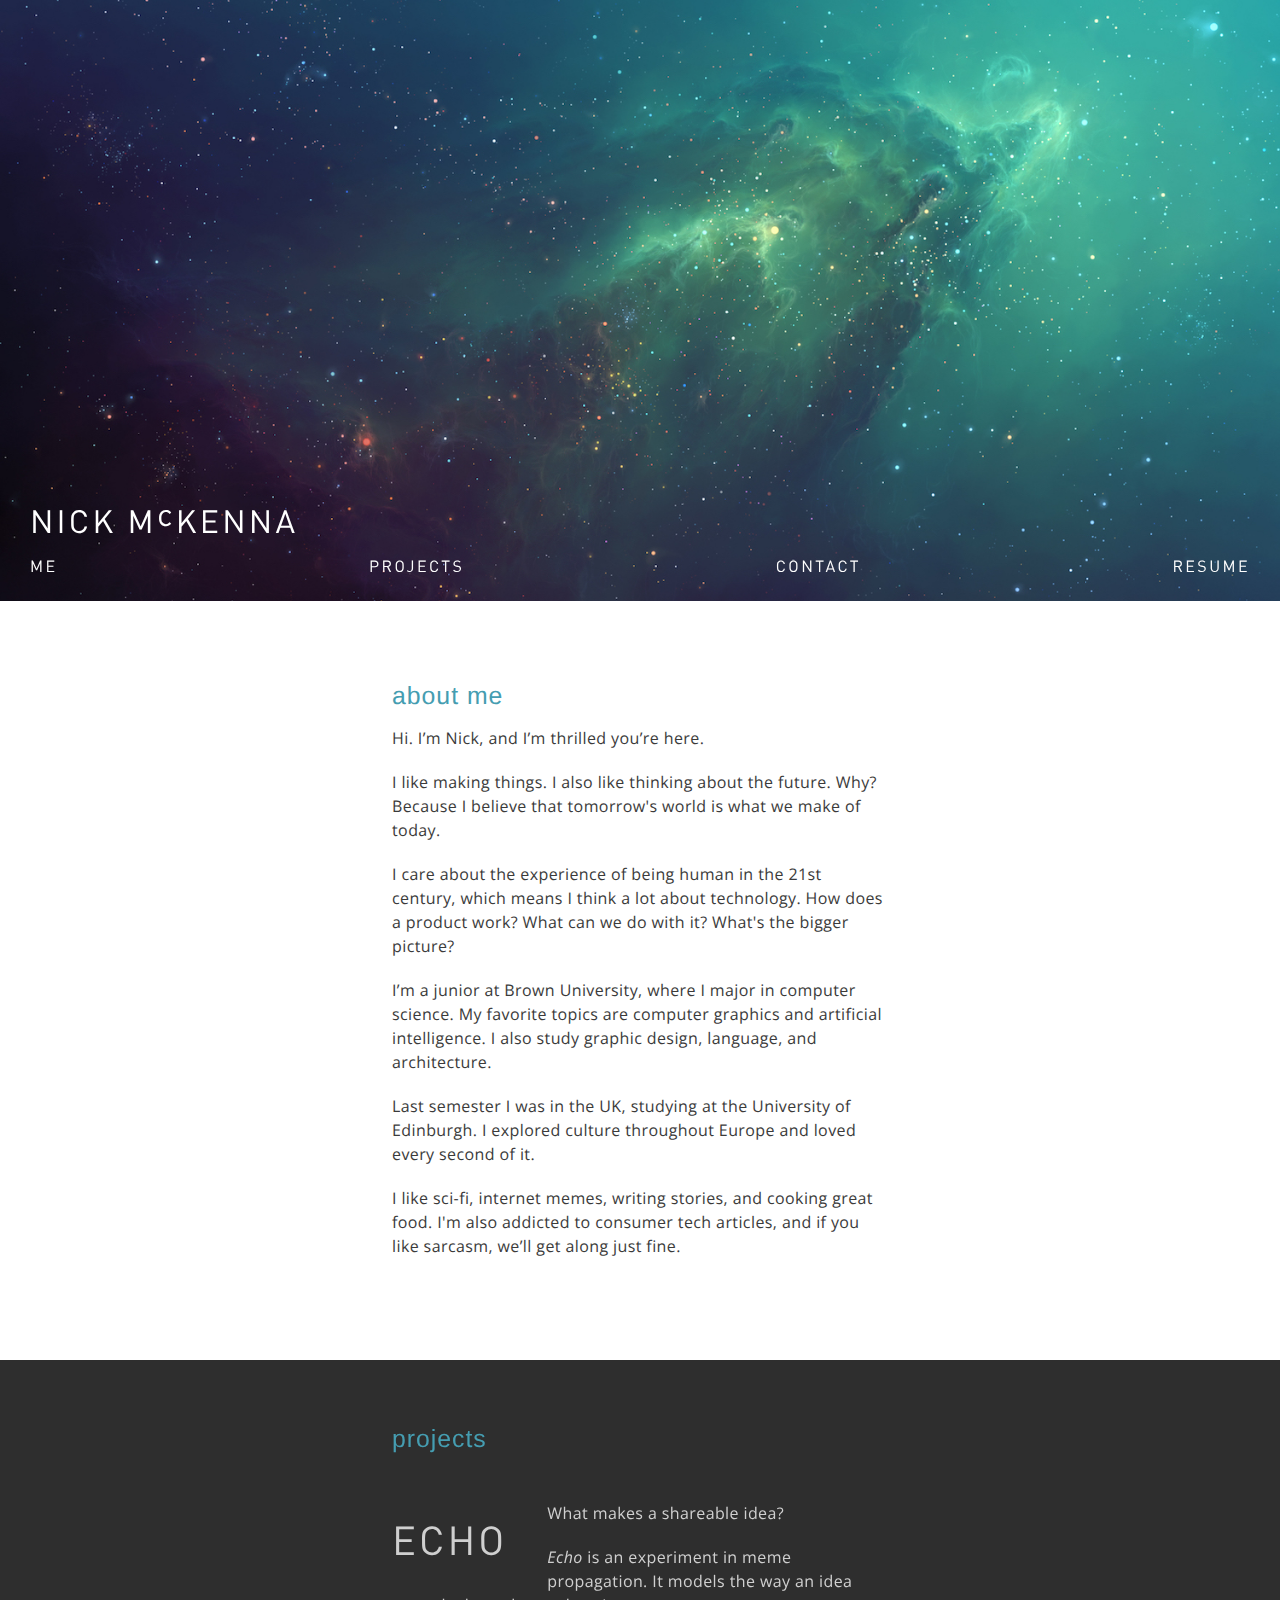
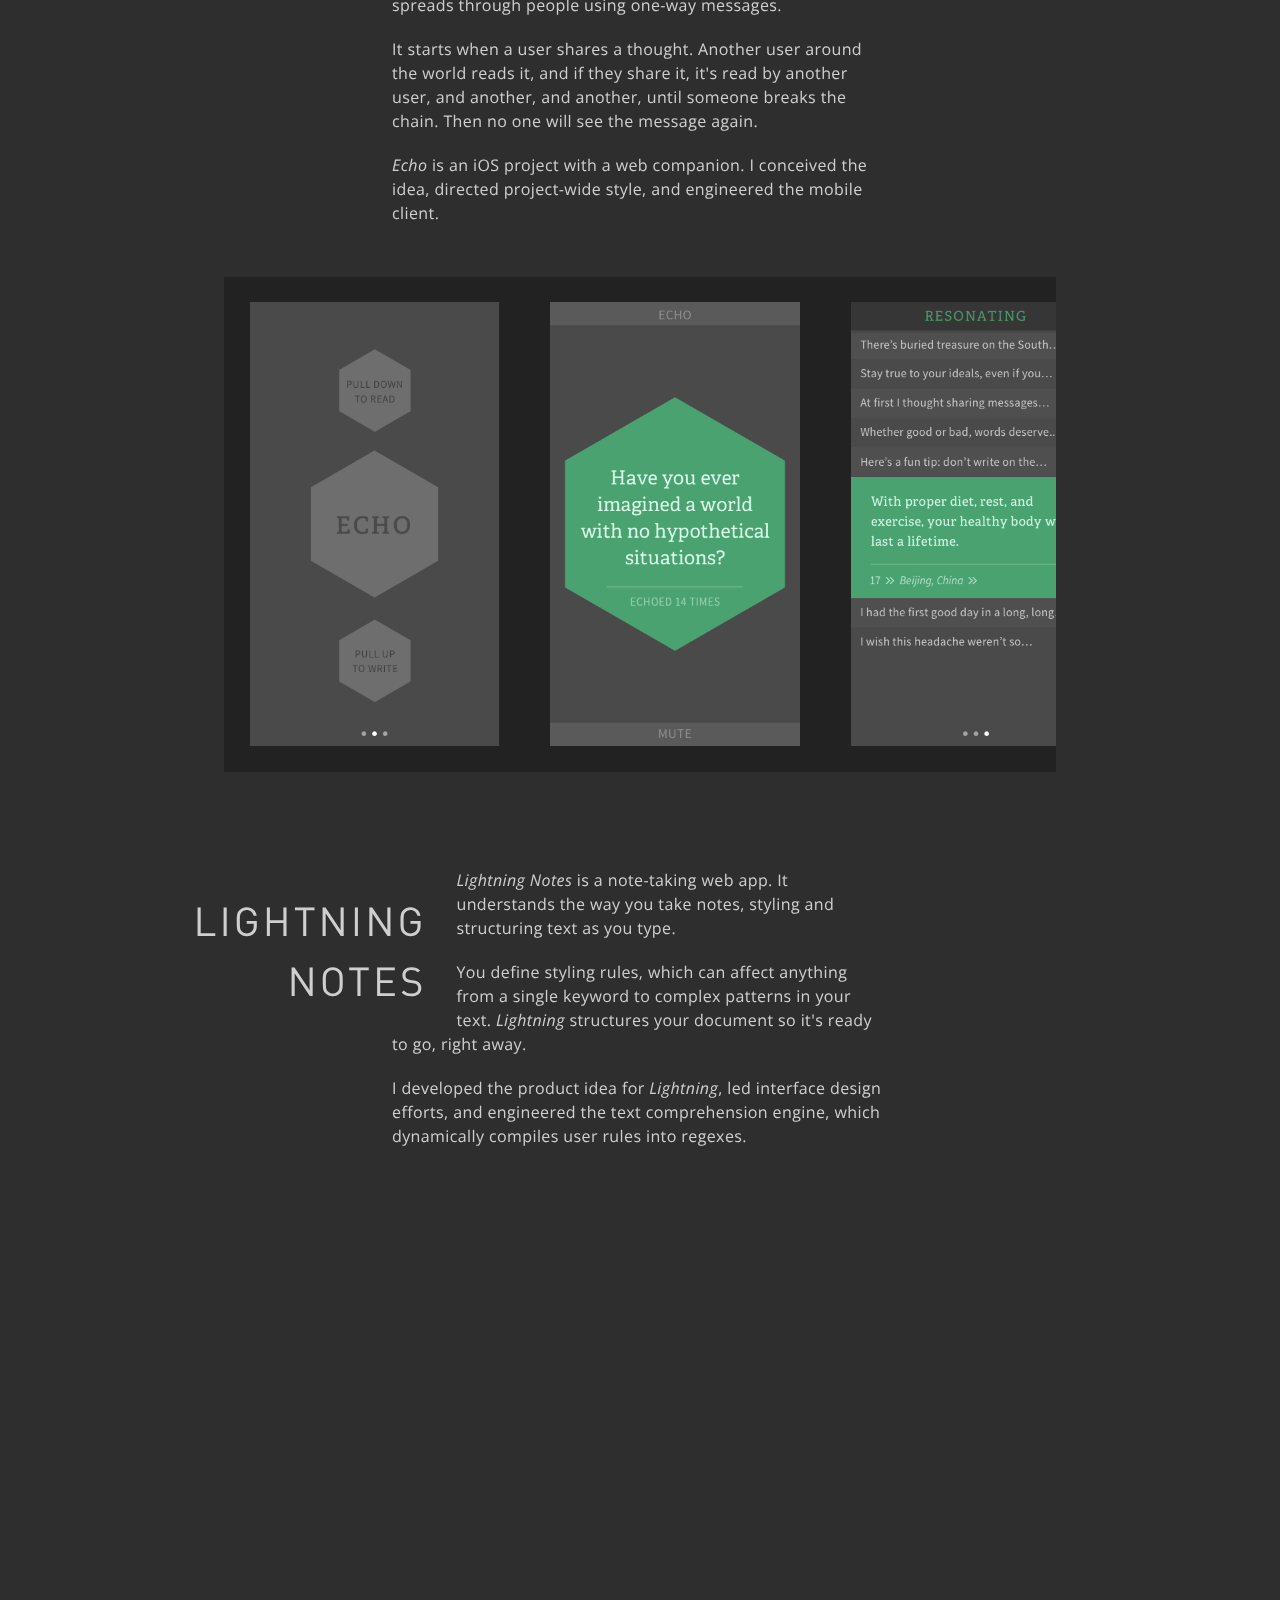
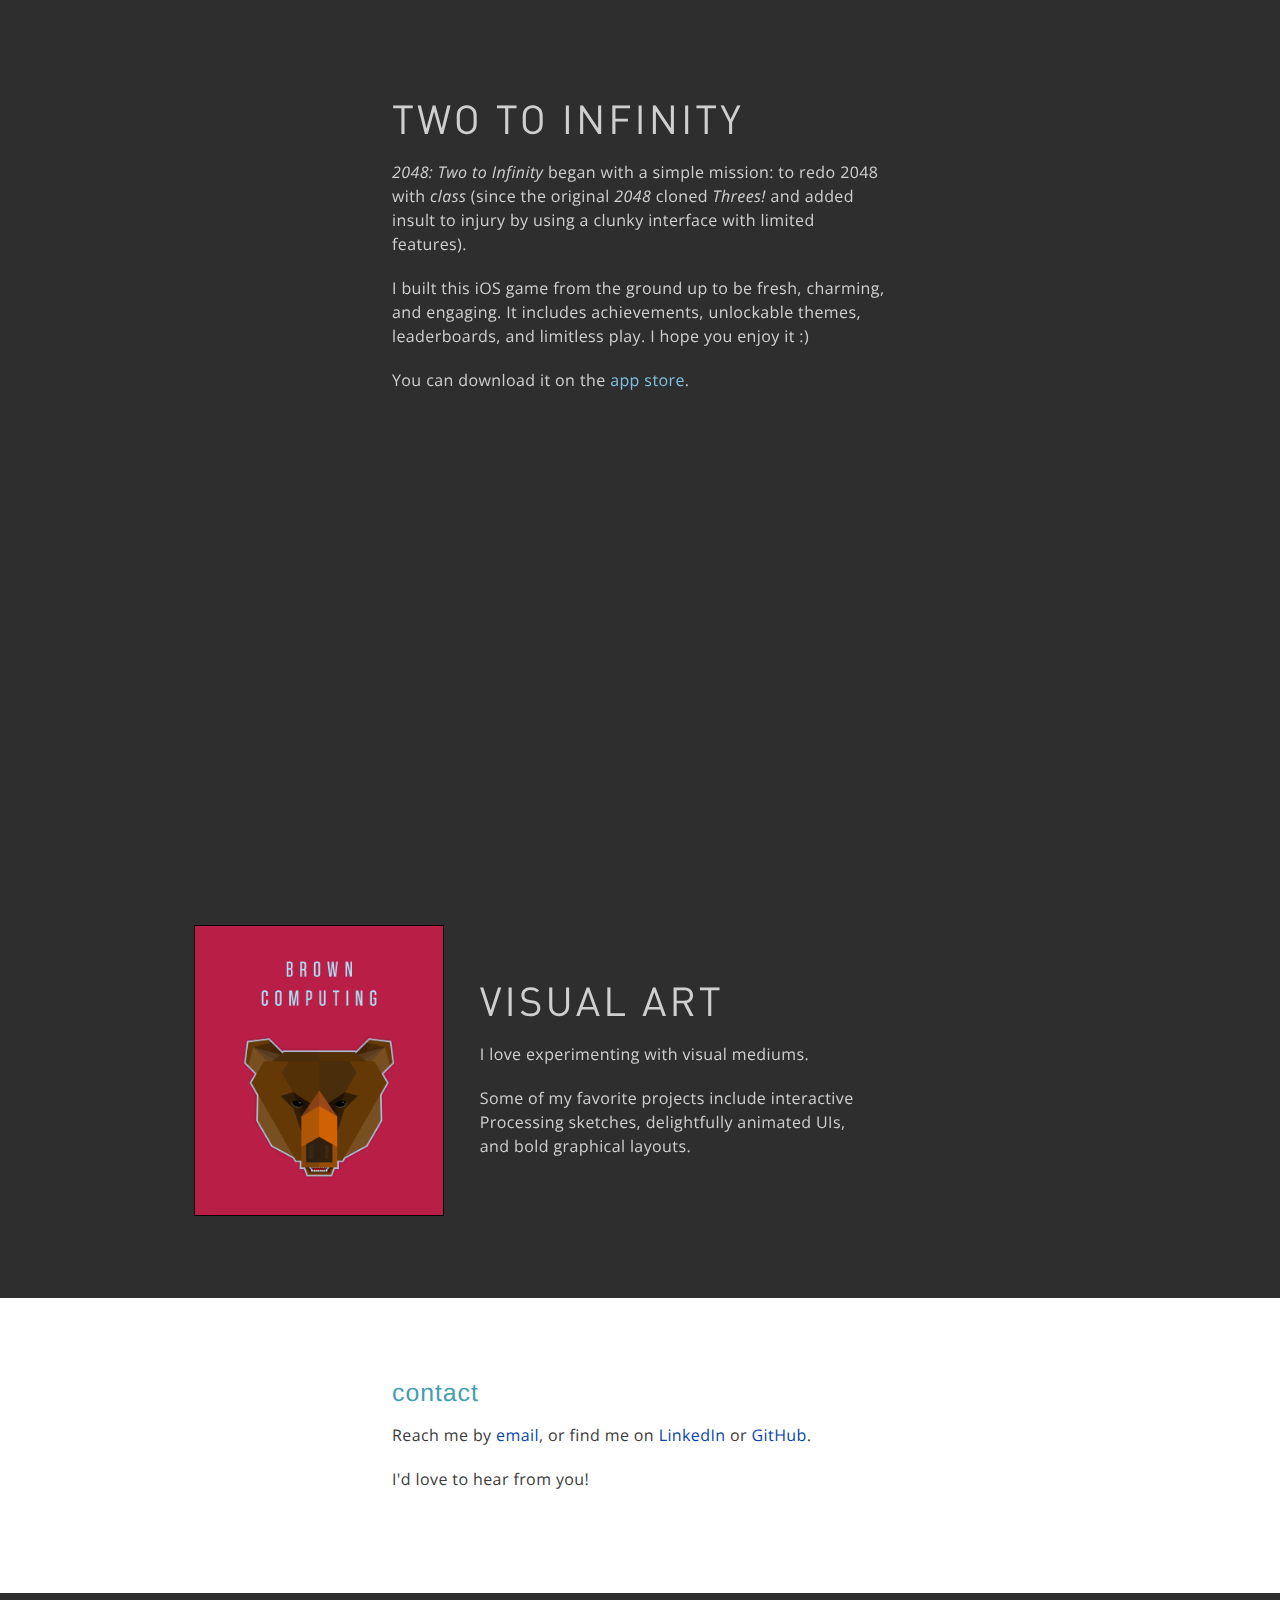
<file: _index.html>
<!DOCTYPE html>
<html lang="en">

<head>
    <meta charset="utf-8">
    <meta name="viewport" content="width=device-width, initial-scale=1">
    <title>Nick McKenna</title>
    <link href='https://fonts.googleapis.com/css?family=Montserrat|Lato|Fira+Sans|Open+Sans:400,300' rel='stylesheet' type='text/css'>
    <link rel="stylesheet" href="home.css">
    <script src="https://ajax.googleapis.com/ajax/libs/jquery/2.1.3/jquery.min.js"></script>
    <script src="home.js"></script>
</head>


<body>
<div id="wrapper">

    <div class="bg">
        <div id="header-image"></div>
    </div>

    <div id="header" class="section">
        <div id="header-title">NICK M<span class="raised-letter">c</span>KENNA</div>
        <div id="header-menu" class="distributed">
            <a class="menu-link" href="#bio">me</a>
            <a class="menu-link" href="#projects">projects</a>
            <a class="menu-link" href="#contact">contact</a>
            <a class="menu-link" href="NickMcKenna.pdf">resume</a>
        </div>
    </div>

    <div class="light section" id="bio">
        <div class="section-content">
            <div class="section-head">about me</div>

            <div class="section-body">
                Hi. I’m Nick, and I’m thrilled you’re here.
                I like making things. I also like thinking about the future. Why? Because I believe that tomorrow's world is what we make of today.
                I care about the experience of being human in the 21st century, which means I think a lot about technology. How does a product work? What can we do with it? What's the bigger picture?
                I’m a junior at Brown University, where I major in computer science. My favorite topics are computer graphics and artificial intelligence. I also study graphic design, language, and architecture.
                Last semester I was in the UK, studying at the University of Edinburgh. I explored culture throughout Europe and loved every second of it.
                I like sci-fi, internet memes, writing stories, and cooking great food. I'm also addicted to consumer tech articles, and if you like sarcasm, we’ll get along just fine.
            </div>

        </div>
    </div>

    <div class="dark section" id="projects">
        <div class="section-content skinny-content">
            <div class="section-head">projects</div>
        </div>

        <div class="section-content">
            <div class="project">
                <div class="project-title echo-title">Echo</div>

                <div class="section-body">
                    What makes a shareable idea?
                    <em>Echo</em> is an experiment in meme propagation. It models the way an idea spreads through people using one-way messages.
                    It starts when a user shares a thought. Another user around the world reads it, and if they share it, it's read by another user, and another, and another, until someone breaks the chain. Then no one will see the message again.
                    <em>Echo</em> is an iOS project with a web companion. I conceived the idea, directed project-wide style, and engineered the mobile client.
                </div>
            </div>
        </div>

        <div class="distributed image-set">
            <img src="echo/home.png" class="echo-image">
            <img src="echo/read.png" class="echo-image">
            <img src="echo/resonating.png" class="echo-image">
            <img src="echo/expanded view.png" class="echo-image">
        </div>

        <div class="section-content">
            <div class="project">
                <div class="project-title lightning-title">
                    <p>Lightning</p>
                    <p>Notes</p>
                </div>
                <div class="section-body">
                    <em>Lightning Notes</em> is a note-taking web app. It understands the way you take notes, styling and structuring text as you type.
                    You define styling rules, which can affect anything from a single keyword to complex patterns in your text. <em>Lightning</em> structures your document so it's ready to go, right away.
                    I developed the product idea for <em>Lightning</em>, led interface design efforts, and engineered the text comprehension engine, which dynamically compiles user rules into regexes.
                </div>
            </div>
        </div>

        <div class="video-wrapper">
            <div class="video-container">
                <iframe src="https://player.vimeo.com/video/138032443?autoplay=1&loop=1&color=ffffff&byline=0&portrait=0" width="550" height="371" frameborder="0" webkitallowfullscreen mozallowfullscreen allowfullscreen class="lightning-video"></iframe>
            </div>
        </div>

        <div class="section-content">
            <div class="project">
                <div class="project-title tti-title">
                    Two to Infinity
                </div>
                <div class="section-body">
                    <em>2048: Two to Infinity</em> began with a simple mission: to redo 2048 with <em>class</em> (since the original <em>2048</em> cloned <em>Threes!</em> and added insult to injury by using a clunky interface with limited features).
                    I built this iOS game from the ground up to be fresh, charming, and engaging. It includes achievements, unlockable themes, leaderboards, and limitless play. I hope you enjoy it :)
                    You can download it on the <a href="https://itunes.apple.com/us/app/beyond-2048-two-to-infinity!/id860372644?mt=8" class="dark-link">app store</a>.
                </div>
            </div>
        </div>

        <div class="video-wrapper">
            <div class="video-container">
                <iframe width="560" height="315" src="https://www.youtube.com/embed/DarccjOP6zE" frameborder="0" allowfullscreen></iframe>
            </div>
        </div>

        <div class="section-content">
            <div class="project">
                <img src="design/brown_cs_2.png" id="design-image">
                <div class="design-text">
                    <div class="project-title design-title">Visual Art</div>
                    <div class="section-body">
                        I love experimenting with visual mediums.
                        Some of my favorite projects include interactive Processing sketches, delightfully animated UIs, and bold graphical layouts.
                    </div>
                </div>
            </div>
        </div>

    </div>

    <div class="light section" id="contact">
        <div class="section-content">
            <div class="section-head">contact</div>
            <div class="section-body">
                Reach me by <a href="mailto:nicholas_mckenna@brown.edu" class="contact-link">email</a>, or find me on <a href="https://www.linkedin.com/pub/nick-mckenna/6b/2a7/7b0" class="contact-link">LinkedIn</a> or <a href="https://github.com/nighttime" class="contact-link">GitHub</a>.
                I'd love to hear from you!
            </div>
        </div>
    </div>

    <div class="dark" id="masthead">© 2016 Nick McKenna</div>

</div>
</body>

</html>

<script>
    (function(i,s,o,g,r,a,m){i['GoogleAnalyticsObject']=r;i[r]=i[r]||function(){
        (i[r].q=i[r].q||[]).push(arguments)},i[r].l=1*new Date();a=s.createElement(o),
        m=s.getElementsByTagName(o)[0];a.async=1;a.src=g;m.parentNode.insertBefore(a,m)
    })(window,document,'script','https://www.google-analytics.com/analytics.js','ga');

    ga('create', 'UA-77378585-1', 'auto');
    ga('send', 'pageview');
</script>
</file>
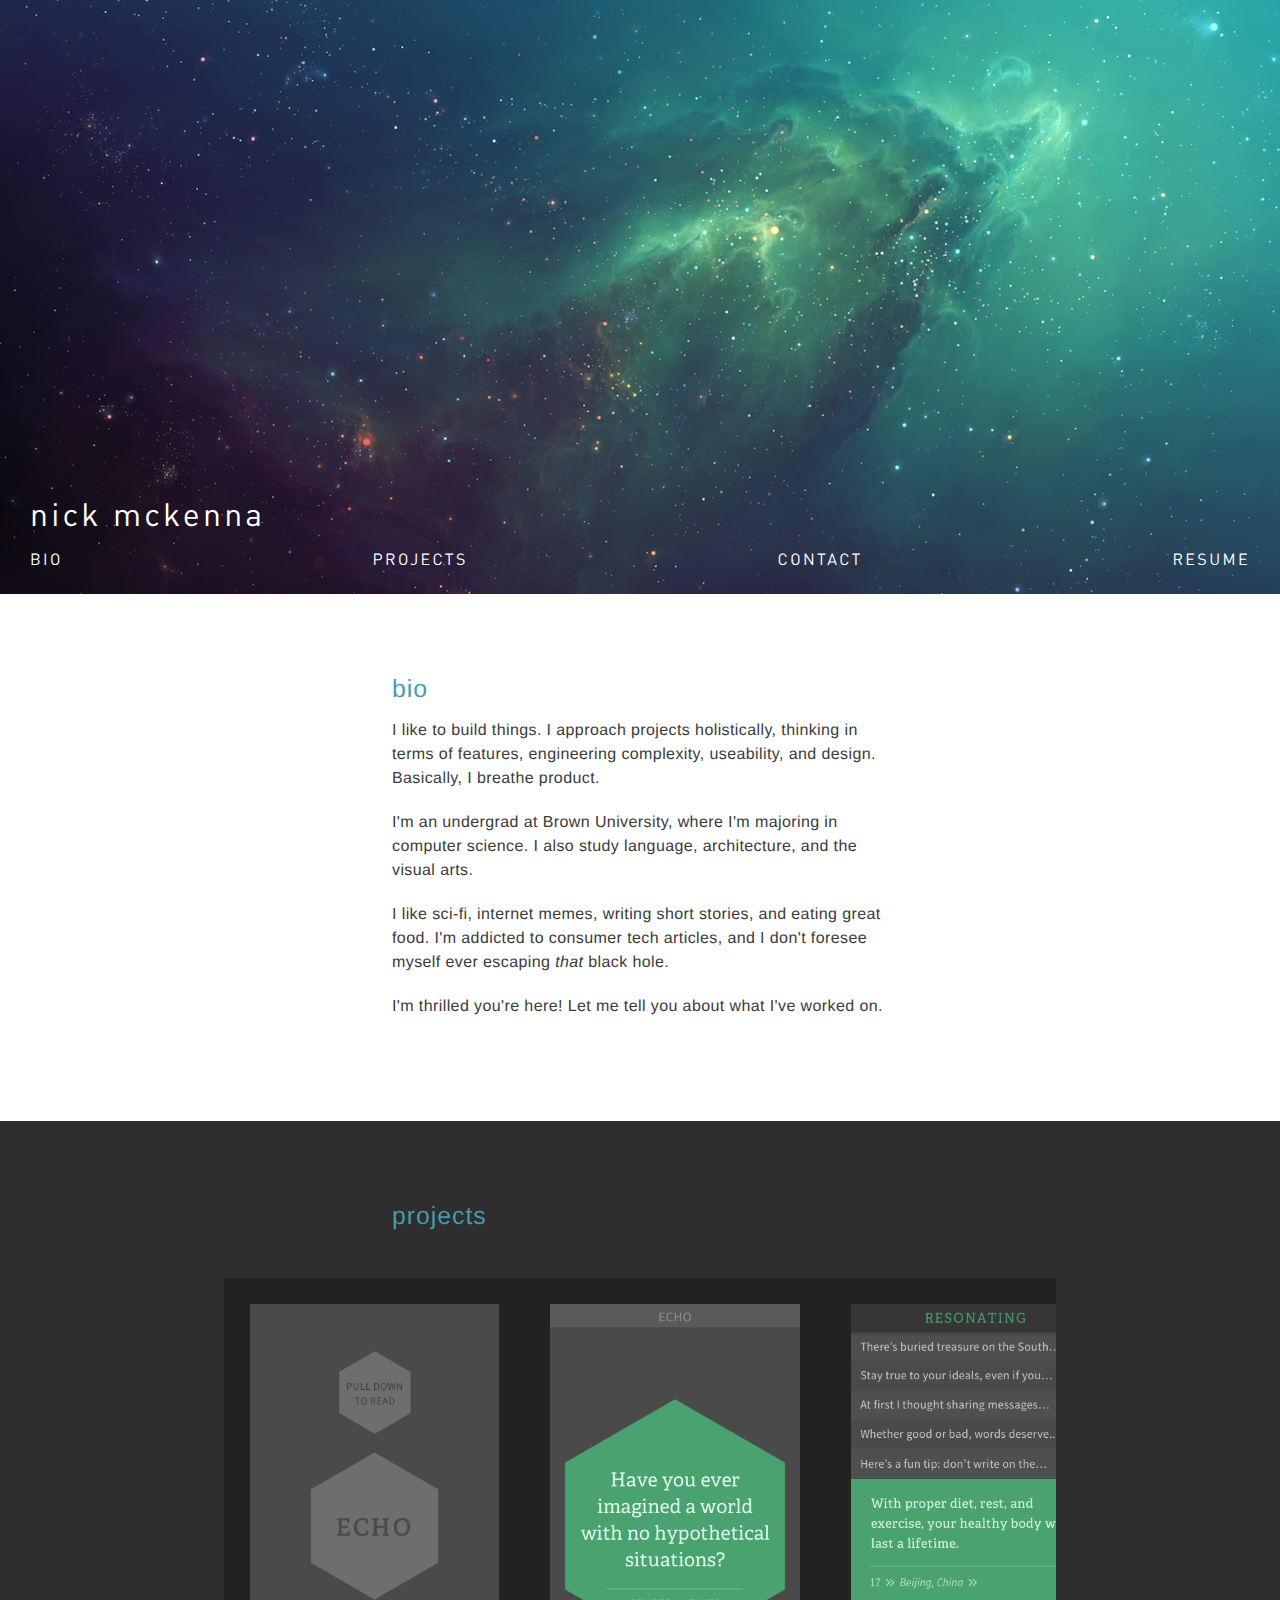
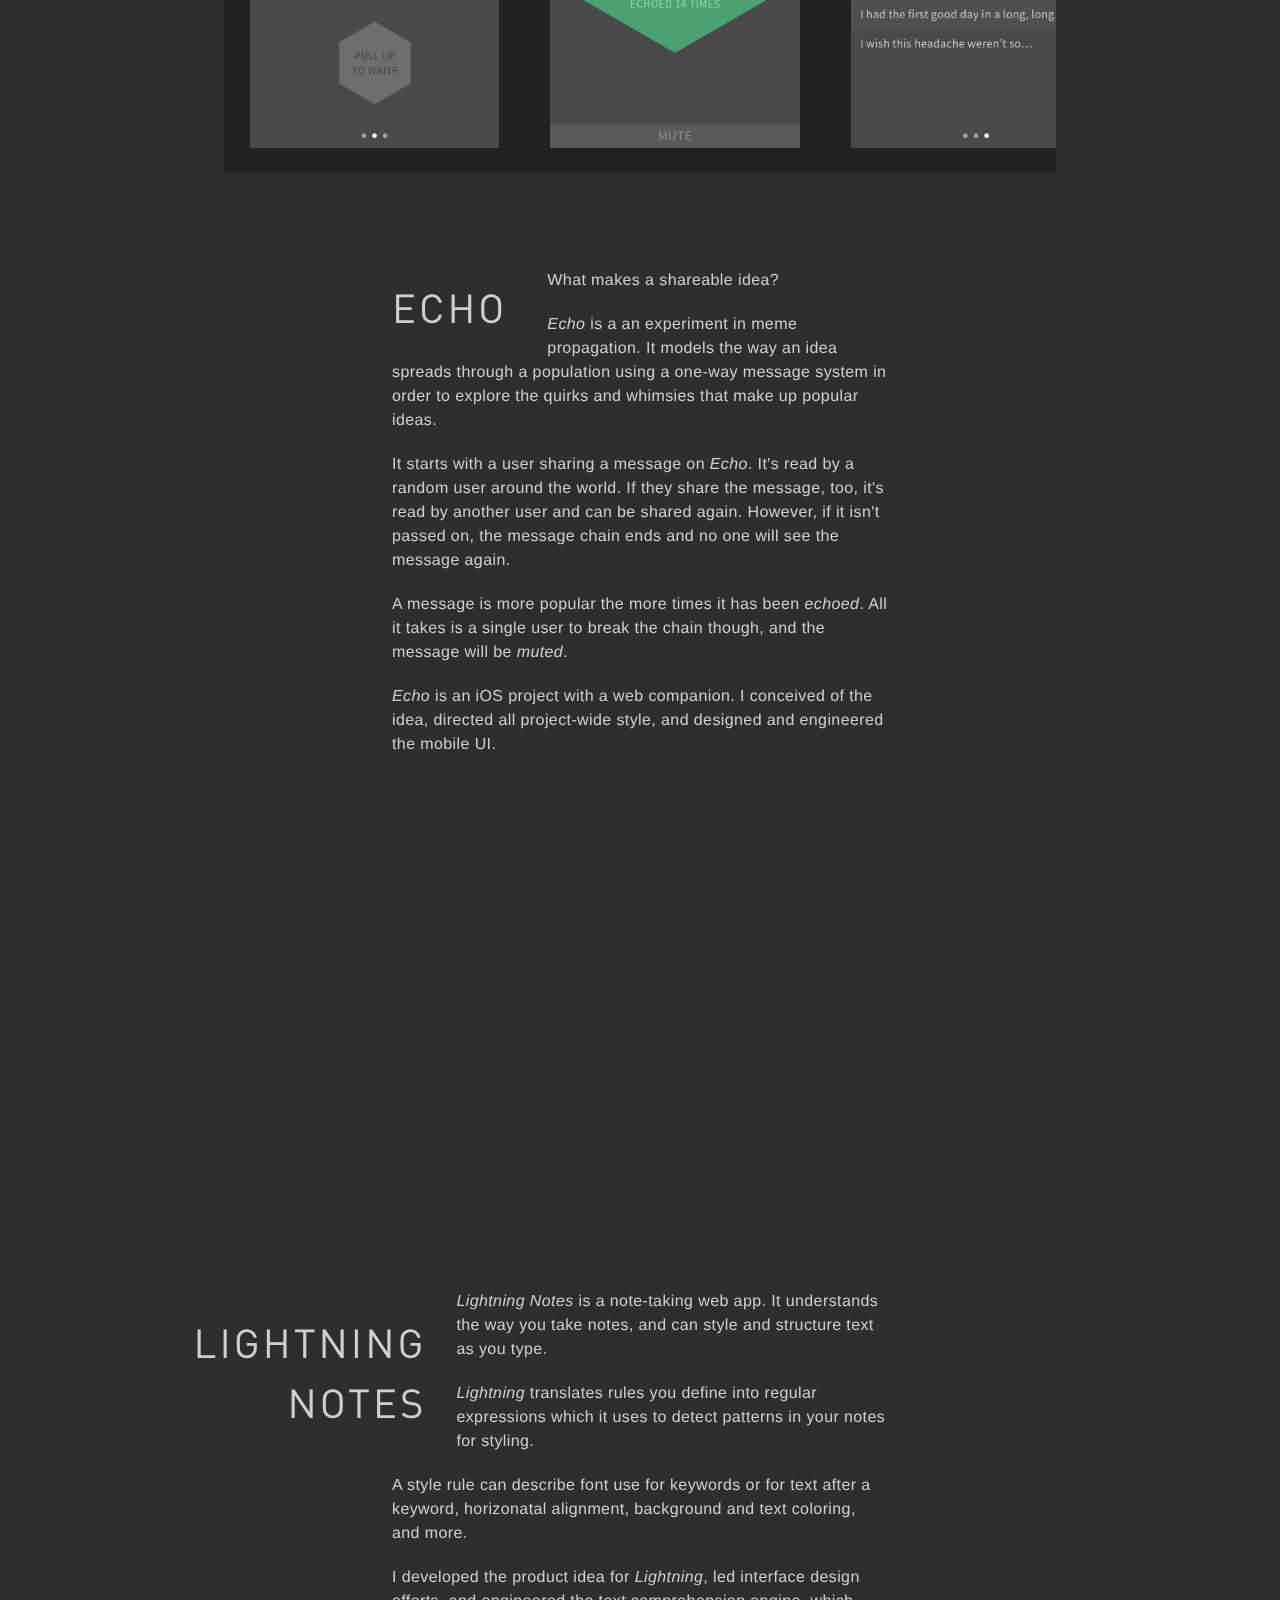
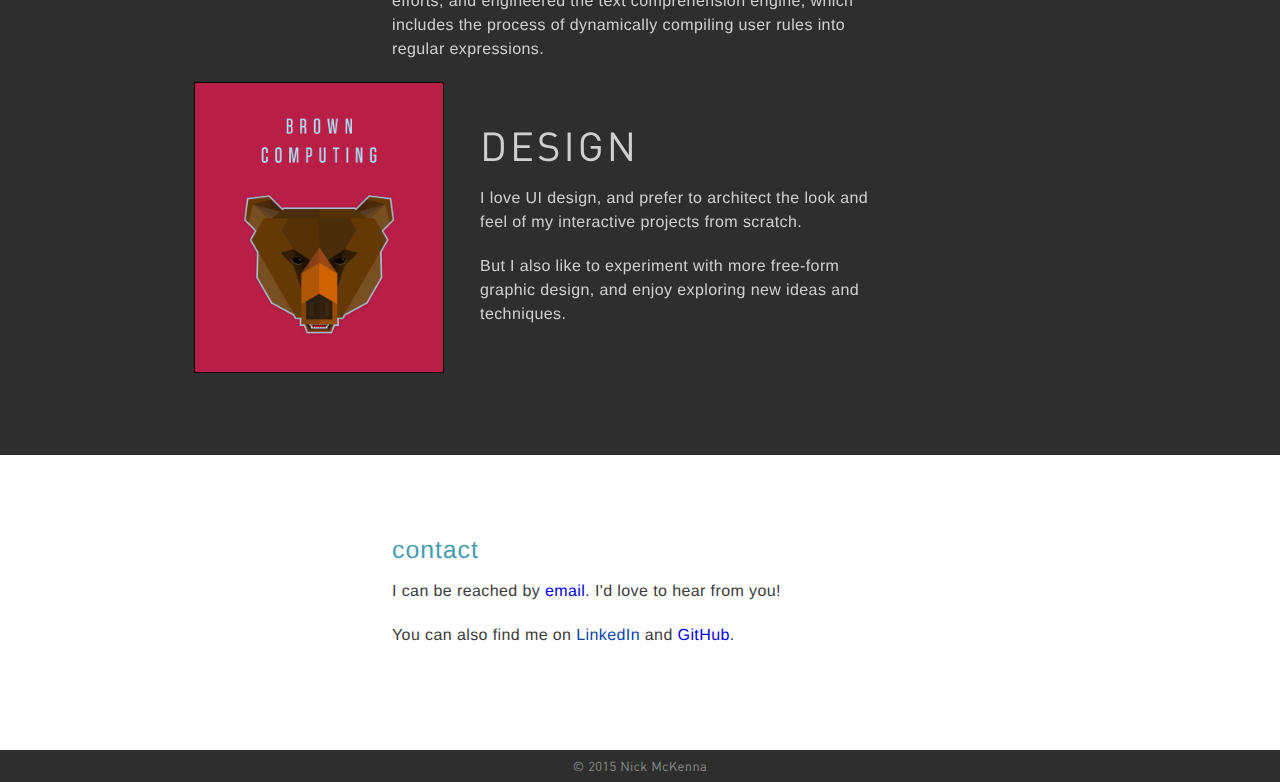
<file: home.html>
<!DOCTYPE html>
<html lang="en">

<head>
    <meta charset="utf-8">
    <title>Nick McKenna</title>
    <link href='http://fonts.googleapis.com/css?family=Lato:300,300italic|Merriweather:300,400,400italic' rel='stylesheet' type='text/css'>
    <link rel="stylesheet" href="home.css">
    <script src="https://ajax.googleapis.com/ajax/libs/jquery/2.1.3/jquery.min.js"></script>
    <script src="home.js"></script>
</head>


<body>

    <div id="header-image"></div>

    <div id="header">
        <div id="header-title">nick mckenna</div>
        <div id="header-menu" class="distributed">
            <a class="menu-link" href="#bio">bio</a>
            <a class="menu-link" href="#projects">projects</a>
            <a class="menu-link" href="#contact">contact</a>
            <a class="menu-link" href="NickMcKenna.pdf">resume</a>
        </div>
    </div>

    <div class="light section" id="bio">
        <div class="section-content">
            <div class="section-head">bio</div>

            <div class="section-text">I like to build things. I approach projects holistically, thinking in terms of features, engineering complexity, useability, and design. Basically, I breathe product.</div>
            <div class="section-text">I'm an undergrad at Brown University, where I'm majoring in computer science. I also study language, architecture, and the visual arts.</div>
            <div class="section-text">I like sci-fi, internet memes, writing short stories, and eating great food. I'm addicted to consumer tech articles, and I don't foresee myself ever escaping <em>that</em> black hole.</div>
            <div class="section-text">I'm thrilled you're here! Let me tell you about what I've worked on.</div>
        </div>
    </div>

    <div class="dark section" id="projects">
        <div class="section-content">
            <div class="section-head">projects</div>
        </div>

        <div class="distributed image-set">
            <img src="echo/home.png" class="echo-image">
            <img src="echo/read.png" class="echo-image">
            <img src="echo/resonating.png" class="echo-image">
            <img src="echo/expanded view.png" class="echo-image">
        </div>

        <div class="section-content">
            <div class="project">
                <div class="project-title echo-title">Echo</div>
                <div class="section-text">What makes a shareable idea?</div>
                <div class="section-text"><em>Echo</em> is a an experiment in meme propagation. It models the way an idea spreads through a population using a one-way message system in order to explore the quirks and whimsies that make up popular ideas.</div>
                <div class="section-text">It starts with a user sharing a message on <em>Echo</em>. It's read by a random user around the world. If they share the message, too, it's read by another user and can be shared again. However, if it isn't passed on, the message chain ends and no one will see the message again.</div>
                <div class="section-text">A message is more popular the more times it has been <em>echoed</em>. All it takes is a single user to break the chain though, and the message will be <em>muted</em>.</div>
                <div class="section-text"><em>Echo</em> is an iOS project with a web companion. I conceived of the idea, directed all project-wide style, and designed and engineered the mobile UI.</div>
            </div>
        </div>

        <div class="video-wrapper">
            <div class="video-container">
                <iframe src="https://player.vimeo.com/video/138032443?autoplay=1&loop=1&color=ffffff&byline=0&portrait=0" width="550" height="371" frameborder="0" webkitallowfullscreen mozallowfullscreen allowfullscreen class="lightning-video"></iframe>
            </div>
        </div>

        <div class="section-content">
            <div class="project">
                <div class="project-title lightning-title">
                    <p>Lightning</p>
                    <p>Notes</p>
                </div>
                <div class="section-text"><em>Lightning Notes</em> is a note-taking web app. It understands the way you take notes, and can style and structure text as you type.</div>
                <div class="section-text"><em>Lightning</em> translates rules you define into regular expressions which it uses to detect patterns in your notes for styling.</div>
                <div class="section-text">A style rule can describe font use for keywords or for text after a keyword, horizonatal alignment, background and text coloring, and more.</div>
                <div class="section-text">I developed the product idea for <em>Lightning</em>, led interface design efforts, and engineered the text comprehension engine, which includes the process of dynamically compiling user rules into regular expressions.</div>
            </div>

            <div class="project">
                <img src="design/brown_cs_2.png" id="design-image">
                <div class="design-text">
                    <div class="project-title design-title">Design</div>
                    <div class="section-text">I love UI design, and prefer to architect the look and feel of my interactive projects from scratch.</div>
                    <div class="section-text">But I also like to experiment with more free-form graphic design, and enjoy exploring new ideas and techniques.</div>
                </div>
            </div>
        </div>

    </div>

    <div class="light section" id="contact">
        <div class="section-content">
            <div class="section-head">contact</div>

            <div class="section-text">I can be reached by <a href="mailto:nick@nmckenna.me" class="contactlink">email</a>. I'd love to hear from you!</div>
            <div class="section-text">You can also find me on <a href="https://www.linkedin.com/pub/nick-mckenna/6b/2a7/7b0" class="contact-link">LinkedIn</a> and <a href="https://github.com/nighttime" class="contactlink">GitHub</a>.</div>
        </div>
    </div>

    <div class="dark" id="masthead">© 2015 Nick McKenna</div>

</body>

</html>
</file>
<file: home.css>
/*
* {
    border: red dashed 1px;
}
*/

/** {
    -webkit-font-smoothing: antialiased;
}*/

@font-face {
    font-family: Din-Regular;
    src: url('fonts/FF_DIN_Regular.otf');
}

@font-face {
    font-family: Din-Medium;
    src: url('fonts/FF_DIN_Medium.otf');
}

body {
    -webkit-font-smoothing: subpixel-antialiased;
    text-rendering: geometricPrecision;
    margin: 0px;
    padding: 0px;
    width: 100%;
    background-color: #2E2E2E;
    font-family: 'Open Sans', sans-serif;
}

#wrapper {
    position: absolute;
    height: 100%;
    width: 100%;
}

.bg {
    position: fixed;
    top: 0;
    left: 0;
    width: 100%;
    z-index: -99;
}
#header {
    margin-top: 55vh;
    padding: 0 30px;
    -webkit-box-sizing: border-box;
    -moz-box-sizing: border-box;
    box-sizing: border-box;
}
.section {
    width: 100%;
    padding-top: 50px;
    padding-bottom: 50px;
    position: relative;
    z-index: 1000;
}

a {
    text-decoration: none;
}

@media only screen and (max-width: 1500px) {
    #header-image {
        width: 100%;
        height: 70vh;
        z-index: -1;
        top: 0;
        position: absolute;
        background-image: url("style/images/bg2b_med.jpg");
        background-repeat: no-repeat;
        background-size: cover;
    }
}
@media only screen and (min-width: 1501px) {
    #header-image {
        width: 100%;
        height: 50vh;
        z-index: -1;
        top: 0;
        position: absolute;
        background-image: url("style/images/bg2b_big.jpg");
        background-repeat: no-repeat;
        background-size: cover;
    }
}
#header-title {
    color: white;
    font-family: 'Din-Regular', sans-serif;
    font-size: 2em;
    letter-spacing: 0.1em;
}
.raised-letter {
    vertical-align: 17%;
}
#header-menu {
    width: 100%;
    margin-top: 15px;
    margin-bottom: 25px;
}
.distributed {
    justify-content: space-between;
    display: flex;
    align-items: center;
    flex-wrap: nowrap;
    flex-direction: row;
    display: -webkit-flex;
    -webkit-justify-content: space-between;
    -webkit-align-items: center;
    -webkit-flex-wrap: nowrap;
    -webkit-flex-direction: row;
}
.menu-link {
    color: white;
    font-family: 'Din-Regular', sans-serif;
    font-weight: 300;
    font-size: 1em;
    text-transform: uppercase;
    letter-spacing: 0.15em;
    -o-transition: 0.5s;
    -ms-transition: 0.5s;
    -moz-transition: 0.5s;
    -webkit-transition: 0.5s;
    transition: 0.5s;
}
.menu-link:hover {
    color: #0FCCFB;
}
.dark {
    background-color: #2E2E2E;
    color: #CFCFCF;
}
.light {
    background-color: #FFFFFF;
    color: #3B3B3B;
}
.section-content {
    max-width: 31em;
    margin: auto;
    padding: 2em;
}
.skinny-content {
    padding: 1em 2em 0 2em;
}
.section-head {
    font-family: "Din-Light", sans-serif;
    /*font-weight: 300;*/
    font-size: 1.55em;
    margin-bottom: 15px;
    color: #459DB1;
    letter-spacing: 0.04em;
    text-transform: lowercase;
}
.section-text {
    margin-bottom: 1.25em;
    line-height: 1.5em;
    letter-spacing: 0.025em;
}
.project {
    padding: 0;
}
.project-title {
    font-family: Din-Regular, sans-serif;
    font-size: 2.5em;
    letter-spacing: 0.075em;
    text-transform: uppercase;
    line-height: 1.5em;
    font-weight: 400;
}
.echo-title {
    margin-top: 0.25em;
    margin-bottom: 0.25em;
    margin-right: 1em;
    float: left;
    display: inline-block;
}
@media only screen and (max-width: 900px) {
    .lightning-title {
        margin-bottom: 0.5em;
        display: block;
        text-align: left;
    }
    #design-image {
        width: 65%;
        margin: 20px auto;
        display: block;
        border: rgba(0, 0, 0, 1.0) solid 1px;
    }
    .design-text {
        vertical-align: middle;
        display: inline-block;
        width: 100%;
    }
    .image-set {
        background-color: #222222;
        max-width: 100vw;
        margin: auto;
        overflow: scroll;
    }
    .echo-image {
        width: 70%;
        height: 70%;
        padding: 2vw;
    }
}
@media only screen and (min-width: 901px) {
    .lightning-title {
        margin-top: 0.6em;
        margin-bottom: 0.5em;
        margin-left: -40%;
        margin-right: 0.75em;
        float: left;
        text-align: right;
        display: inline-block;
    }
    #design-image {
        width: 50%;
        margin-left: -40%;
        margin-right: 2em;
        vertical-align: middle;
        display: inline-block;
        border: rgba(0, 0, 0, 1.0) solid 1px;
    }
    .design-text {
        vertical-align: middle;
        display: inline-block;
        width: 80%;
    }
    .image-set {
        background-color: #222222;
        max-width: 65vw;
        margin: auto;
        margin-bottom: 4em;
        overflow: scroll;
    }
    .echo-image {
        width: 30%;
        height: 30%;
        padding: 2vw;
    }
}
.tti-title {
    padding: 0.25em 0;
}
.design-title {
    padding: 0.25em 0;
}
.lightning-image {
    width: 40%;
    display: inline-block;
    margin: 1%;
    border: rgba(0, 0, 0, 1.0) solid 1px;
}
.contact-link {
    color: #0745A9;
    text-decoration: none;
    border-bottom: 0;
}
.contact-link:hover {
    border-bottom: 1px solid;
}
.dark-link {
    color: #80C0E0;
    text-decoration: none;
    border-bottom: 0;
}
.dark-link:hover {
    border-bottom: 1px solid;
}
#masthead {
    color: rgba(255, 255, 255, 0.45);
    font-family: "Din-Regular", sans-serif;
    font-weight: 300;
    font-size: 13px;
    letter-spacing: 0.025em;
    text-align: center;
    margin: 8px 0;
}
p {
    margin: 0;
    padding: 0;
}
.lightning-video {
    max-width: 100%;
    height: auto;
}
.video-container {
    position: relative;
    padding-bottom: 67%;
    height: 0;
    overflow: hidden;
}
.video-container iframe,
.video-container object,
.video-container embed {
    position: absolute;
    top: 0;
    left: 0;
    width: 100%;
    height: 100%;
}
.video-wrapper {
    width: 550px;
    max-width: 80%;
    margin: 0 auto;
    padding: 0 0 5em 0;
}
</file>
